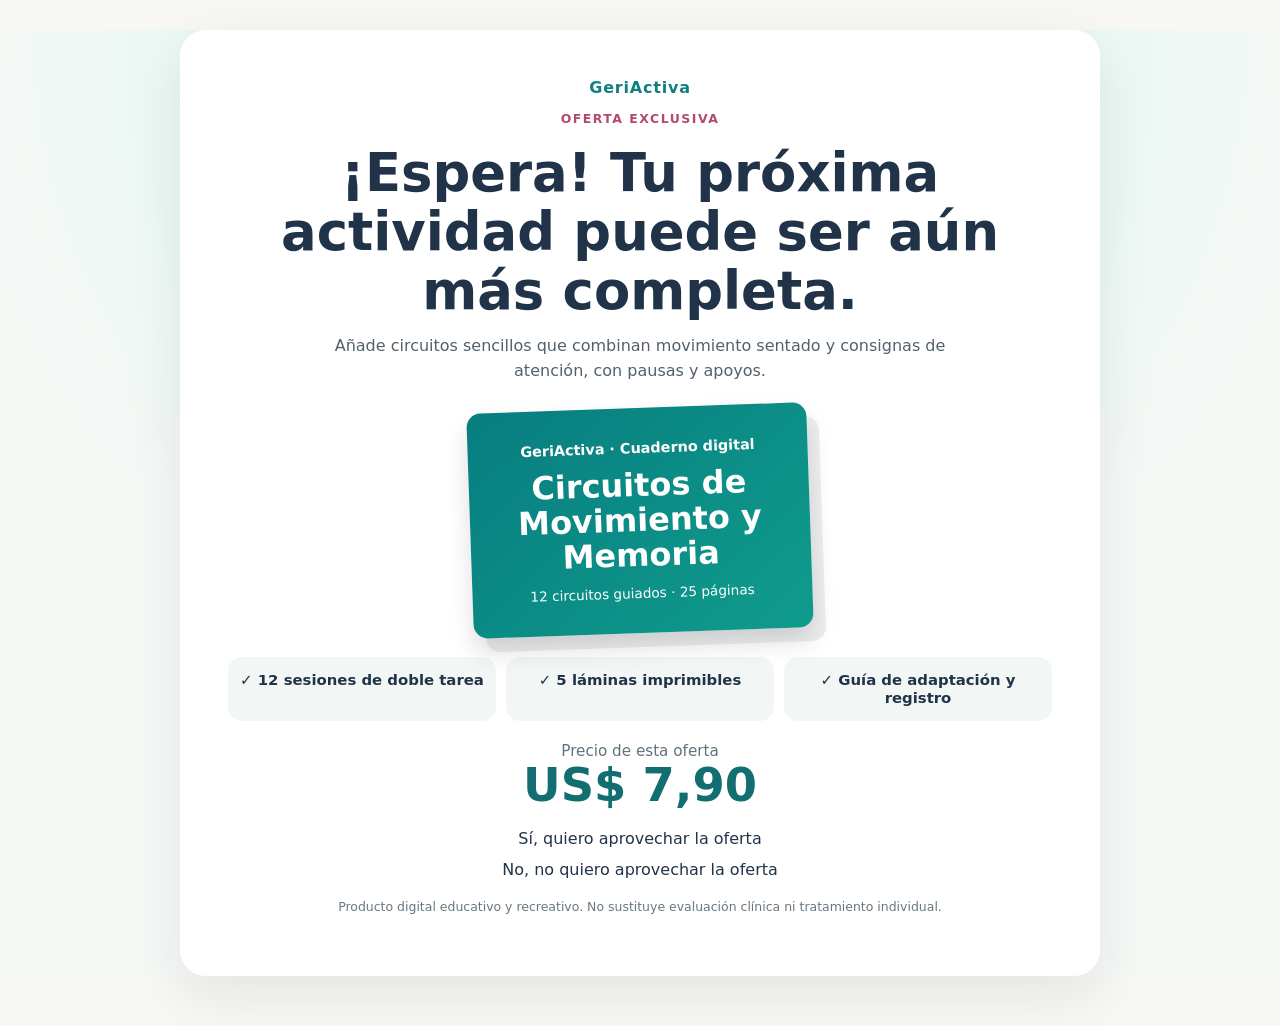
<file: index.html>
<!doctype html>
<html lang="es">

<head>
    <meta charset="utf-8">
    <meta name="viewport" content="width=device-width,initial-scale=1">
    <meta name="theme-color" content="#087d80">
    <meta name="description" content="Circuitos de Movimiento y Memoria — complemento digital GeriActiva.">
    <title>Circuitos de Movimiento y Memoria | GeriActiva</title>
    <link rel="stylesheet" href="assets/css/ofertas.css">
</head>

<body class="theme-one">
    <main>
        <article class="panel">
            <div class="brand">GeriActiva</div>
            <p class="eyebrow">Oferta exclusiva</p>
            <h1>¡Espera! Tu próxima actividad puede ser aún más completa.</h1>
            <p class="intro">Añade circuitos sencillos que combinan movimiento sentado y consignas de atención, con
                pausas y apoyos.</p>
            <div class="product" role="img"
                aria-label="Representación gráfica del cuaderno Circuitos de Movimiento y Memoria"><span
                    class="logo">GeriActiva · Cuaderno digital</span><strong>Circuitos de Movimiento y
                    Memoria</strong><small>12 circuitos guiados · 25 páginas</small></div>
            <ul class="benefits">
                <li>✓ 12 sesiones de doble tarea</li>
                <li>✓ 5 láminas imprimibles</li>
                <li>✓ Guía de adaptación y registro</li>
            </ul>
            <div class="price"><small>Precio de esta oferta</small>US$ 7,90</div><cakto-upsell-buttons class="cakto-offer-buttons">
                <cakto-upsell-accept id="accept-upsell-1"
                    bg-color="#0f7865"
                    text-color="#ffffff"
                    upsell-accept-url="members_area"
                    offer-id="3fq5giq"
                    app-base-url="https://app.cakto.com.br"
                    offer-type="upsell"
                    upsell-reject-url="https://geriactiva-downsell-1.infoprodutosbr99.workers.dev/">
                    Sí, quiero aprovechar la oferta
                </cakto-upsell-accept>
                <cakto-upsell-reject id="reject-upsell-1"
                    upsell-reject-url="https://geriactiva-downsell-1.infoprodutosbr99.workers.dev/">
                    No, no quiero aprovechar la oferta
                </cakto-upsell-reject>
            </cakto-upsell-buttons>
            <p id="status" class="status" aria-live="polite"></p>
            <p class="note">Producto digital educativo y recreativo. No sustituye evaluación clínica ni tratamiento
                individual. </p>
        </article>
    </main>
    <script defer src="assets/js/ofertas.js"></script>
    <script defer src="https://caktoscripts.nyc3.cdn.digitaloceanspaces.com/upsell.js"></script>
</body>

</html>
</file>
<file: assets/css/ofertas.css>
:root{font-family:system-ui,-apple-system,Segoe UI,sans-serif;color:#203348;background:#f7f7f4}*{box-sizing:border-box}body{margin:0;min-height:100vh}main{width:min(100% - 32px,920px);margin:30px auto 50px}.panel{background:#fff;border-radius:26px;padding:clamp(22px,5vw,48px);box-shadow:0 18px 55px #15263816;text-align:center}.brand{font-weight:900;letter-spacing:.05em;color:#117e82}.eyebrow{font-weight:800;text-transform:uppercase;font-size:.78rem;letter-spacing:.12em;color:#b44970}h1{font-size:clamp(1.9rem,5vw,3.3rem);line-height:1.12;margin:14px auto;max-width:760px}p{line-height:1.55;color:#52616c}.intro{max-width:650px;margin:0 auto 22px}.product{position:relative;margin:24px auto;width:min(100%,340px);min-height:225px;border-radius:14px;display:flex;flex-direction:column;align-items:center;justify-content:center;gap:12px;padding:25px;transform:rotate(-2deg);box-shadow:12px 14px 0 #21374916,0 14px 25px #0002;background:linear-gradient(140deg,var(--cover),var(--cover2));color:white}.product .logo{font-size:.9rem;font-weight:800}.product strong{font-size:clamp(1.45rem,4vw,2rem);line-height:1.1}.product small{font-size:.85rem}.benefits{display:grid;grid-template-columns:repeat(3,1fr);gap:10px;list-style:none;padding:0;margin:22px 0}.benefits li{background:#f2f7f6;border-radius:14px;padding:14px 10px;font-size:.93rem;font-weight:650}.price{font-size:2.9rem;font-weight:900;color:#126e70;line-height:1.1;margin:12px 0 18px}.price small{font-size:.95rem;display:block;font-weight:500;color:#61727b}.cta{display:block;width:min(100%,490px);margin:12px auto 0;padding:18px 20px;border:0;border-radius:16px;background:#18a06c;color:#fff;font-size:1.05rem;font-weight:850;cursor:pointer;text-decoration:none;box-shadow:0 6px 0 #08734b}.cta:focus-visible,.decline:focus-visible{outline:3px solid #f7b12c;outline-offset:4px}.cta:hover{filter:brightness(1.05)}.cta:disabled{opacity:.6;cursor:not-allowed}.decline{display:inline-block;margin:20px auto 0;color:#64717c;font-size:.9rem;background:none;border:0;text-decoration:underline;cursor:pointer}.note{font-size:.78rem;color:#697781;margin-top:18px}.status{margin:15px auto;color:#925e18;font-size:.9rem;max-width:480px}.status:empty{display:none}.theme-one{--cover:#087d80;--cover2:#0f9c8c;background:radial-gradient(circle at top,#d3f8ec,#f6f8f6 60%)}.theme-two{--cover:#a84469;--cover2:#d67b97;background:linear-gradient(140deg,#2c2a42,#553454);color:#f8f4f7}.theme-two .panel{background:#fff9fd}.theme-two .brand{color:#a84469}.theme-two .price{color:#a84469}.theme-three{--cover:#087d80;--cover2:#4eac9d;background:#fff7df}.theme-four{--cover:#a84469;--cover2:#ed9ab4;background:#f9eef3}.tag{display:inline-block;background:#fff1d3;border-radius:99px;padding:7px 14px;font-weight:800;color:#84531b}.wheel{position:relative;width:min(78vw,310px);aspect-ratio:1;border:11px solid #fff;border-radius:50%;margin:20px auto;box-shadow:0 0 0 5px #087d80,0 18px 30px #0002;overflow:visible;transition:transform 4.4s cubic-bezier(.13,.8,.16,1);background:conic-gradient(from 0deg,#087d80 0 180deg,#f0bd56 180deg 360deg)}.wheel-wrap{position:relative;width:min(78vw,310px);margin:20px auto}.wheel-wrap:before{content:"▼";position:absolute;top:-34px;left:50%;transform:translateX(-50%);color:#b44970;font-size:36px;z-index:3;pointer-events:none}.wheel-wrap .wheel{width:100%;margin:0 auto}.wheel .half{position:absolute;top:50%;width:50%;text-align:center;font-size:1.45rem;font-weight:900;transform:translateY(-50%);color:white}.wheel .half.left{left:0}.wheel .half.right{right:0;color:#573a18}.wheel .hub{position:absolute;top:50%;left:50%;width:48px;height:48px;transform:translate(-50%,-50%);border:6px solid white;border-radius:50%;background:#b44970}.wheel.spinning{transform:rotate(1710deg)}.reveal{display:none}.reveal.show{display:block;animation:pop .5s ease both}@keyframes pop{from{opacity:0;transform:scale(.85)}to{opacity:1;transform:scale(1)}}@media(max-width:600px){main{margin:16px auto 35px}.benefits{grid-template-columns:1fr}.benefits li{padding:11px}.panel{border-radius:20px}.product{min-height:195px}.price{font-size:2.5rem}}@media(prefers-reduced-motion:reduce){*,*:before,*:after{animation-duration:.01ms!important;transition-duration:.01ms!important}}.theme-two .panel{color:#263345}.theme-two .panel h1{color:#263345}.theme-two .benefits li{color:#263345;background:#f6eaf0}.theme-two .intro{color:#4e5967}.theme-two .decline{color:#596574}
/* Botões oficiais Cakto: mantêm o layout da oferta e usam o fluxo de pagamento da plataforma. */
.cakto-offer-buttons{display:flex;flex-direction:column;align-items:center;gap:12px;margin:12px auto 0}
cakto-upsell-accept,cakto-upsell-reject{display:block;width:min(100%,490px)}
cakto-upsell-accept::part(button){display:block;width:100%;min-height:58px;padding:18px 20px;border:0;border-radius:16px;background:#0f7865;color:#fff;font:850 1.05rem system-ui,-apple-system,Segoe UI,sans-serif;cursor:pointer;box-shadow:0 6px 0 #08734b}
cakto-upsell-reject::part(button){background:transparent;color:#64717c;border:0;text-decoration:underline;font:.9rem system-ui,-apple-system,Segoe UI,sans-serif;cursor:pointer;padding:10px}
cakto-upsell-accept::part(button):focus-visible,cakto-upsell-reject::part(button):focus-visible{outline:3px solid #f7b12c;outline-offset:4px}
</file>
